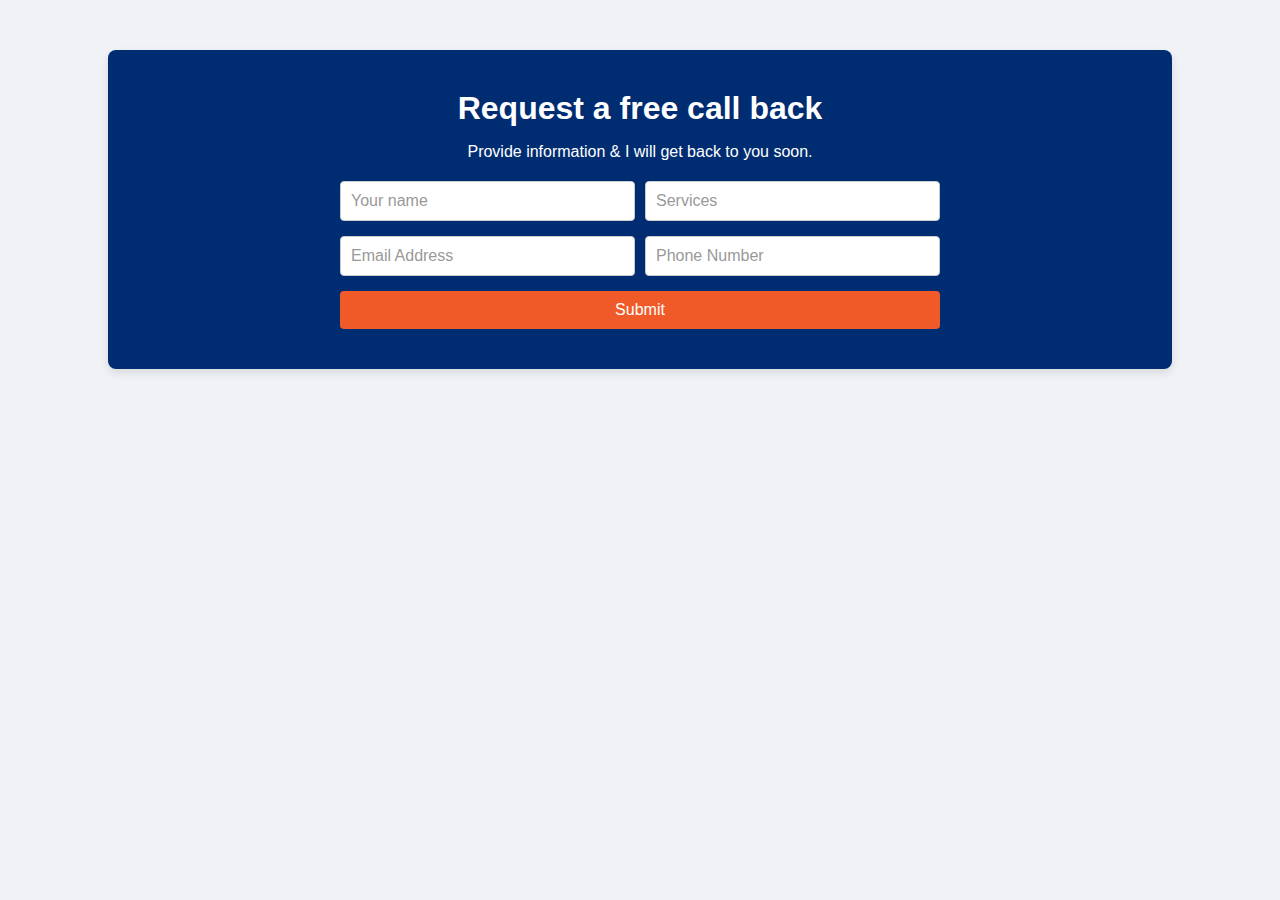
<file: index.htm>
<!-- contact.html -->
<!DOCTYPE html>
<html lang="en">
<head>
    <meta charset="UTF-8">
    <meta http-equiv="X-UA-Compatible" content="IE=edge">
    <meta name="viewport" content="width=device-width, initial-scale=1.0">
    <title>Contact Us</title>
    <link rel="stylesheet" href="style.css">
</head>
<body>
    <div class="contact-section">
        <div class="contact-content">
            <div class="contact-header">
                <h2>Request a free call back</h2>
                <p>Provide information & I will get back to you soon.</p>
            </div>
            <div class="form-container">
                <form action="#" method="post">
                    <div class="form-row">
                        <input type="text" id="name" name="name" placeholder="Your name" required>
                        <input type="text" id="service" name="service" placeholder="Services" required>
                    </div>
                    <div class="form-row">
                        <input type="email" id="email" name="email" placeholder="Email Address" required>
                        <input type="tel" id="phone" name="phone" placeholder="Phone Number" required>
                    </div>
                    <button type="submit">Submit</button>
                </form>
            </div>
        </div>
    </div>
</body>
</html>
</file>
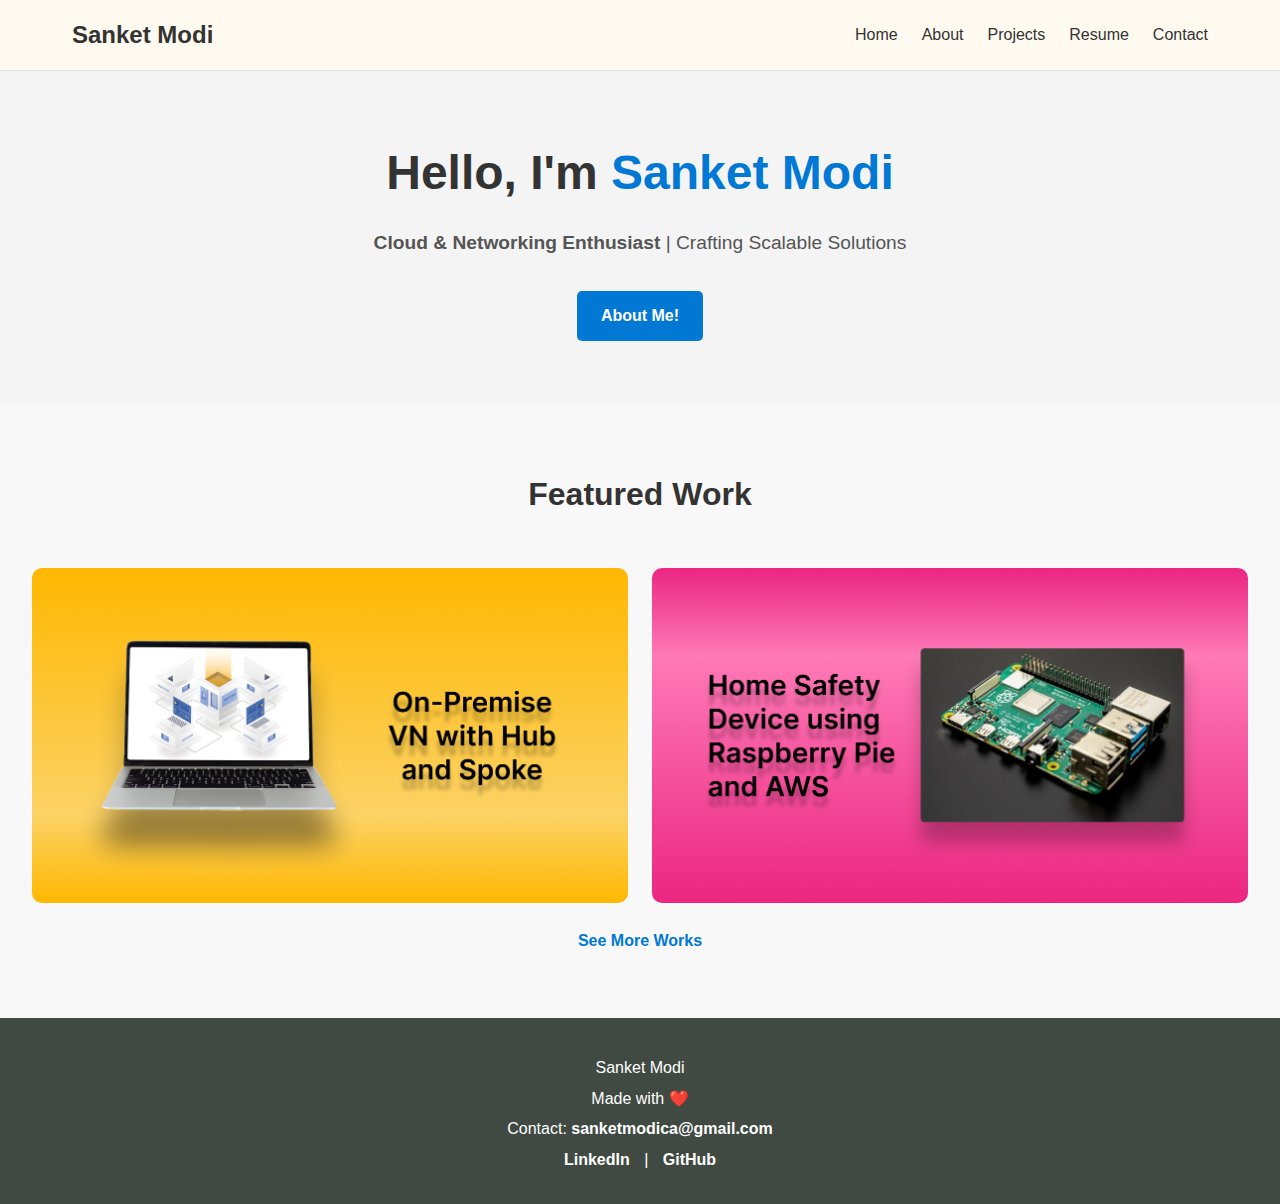
<file: index.html>
<!DOCTYPE html>
<html lang="en">
<head>
    <meta charset="UTF-8">
    <meta name="viewport" content="width=device-width, initial-scale=1.0">
    <title>Sanket Modi| Portfolio</title>
    <link rel="stylesheet" href="style1.css">
</head>
<body>
    
    <!-- navbar.html -->
<header>
    <nav>
        <div class="logo">Sanket Modi</div>
        <ul class="nav-links">
            <li><a href="index.html">Home</a></li>
            <li><a href="about.html">About</a></li>
            <li><a href="projects.html">Projects</a></li>
            <li><a href="resume.html">Resume</a></li>
            <li><a href="contact.html">Contact</a></li>
        </ul>
    </nav>
</header>


    <!-- Hero Section -->
    <section class="hero">
        <div class="hero-content">
            <h1>Hello, I'm <span>Sanket Modi</span></h1>
            <p><strong>Cloud & Networking Enthusiast </strong> | Crafting Scalable Solutions </p>
            <a href="about.html" class="btn">About Me!</a>
        </div>
    </section>

    <section class="featured-work">
        <h2>Featured Work</h2>
        <div class="work-mockups">
            <a href="projects.html">
                <div class="work-container">
                    <img src="Laptop1.png" alt="Work Image" class="work-image work-image1">
                    <img src="Laptop2.png" alt="Work Image" class="work-image work-image2">
                </div>
            </a><br>
            <a href="projects.html" class="btn-secondary">See More Works</a>
        </div>
    </section>
    


    <!-- Footer -->
    <footer class="footer">
        <div class="footer-content">
            <p>Sanket Modi</p>
            <p>Made with ❤️</p>
            <p>Contact: <a href="mailto:sanketmodica@gmail.com">sanketmodica@gmail.com</a></p>
            <div class="social-links">
                <a href="https://www.linkedin.com/in/sanketmodi2001" target="_blank">LinkedIn</a> | 
                <a href="https://github.com/sanketmodi6801" target="_blank">GitHub</a>
            </div>
        </div>
    </footer>

</body>
</html>
</file>
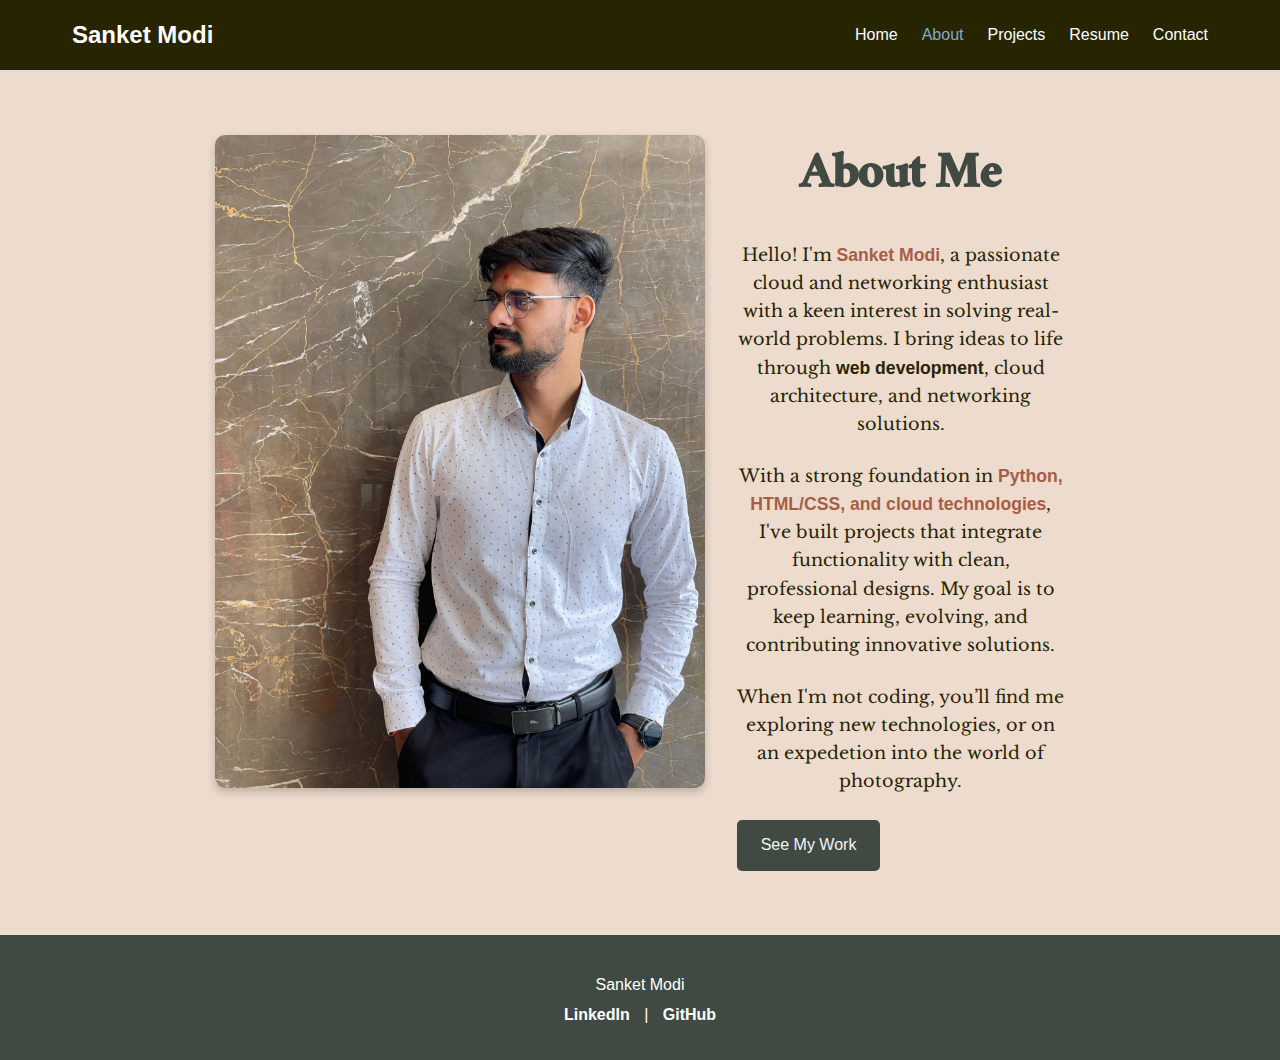
<file: about.html>
<!DOCTYPE html>
<html lang="en">
<head>
    <meta charset="UTF-8">
    <meta name="viewport" content="width=device-width, initial-scale=1.0">
    <title>About Me</title>
    <link href="https://fonts.googleapis.com/css2?family=Libre+Baskerville:wght@400;700&display=swap" rel="stylesheet">
    <link href="https://fonts.googleapis.com/css2?family=Ramaraja&display=swap" rel="stylesheet">


    <link rel="stylesheet" href="style_about.css">
</head>
<body>
    <!-- Navigation Bar -->
    <header>
        <nav class="navbar">
            <div class="logo">Sanket Modi</div>
            <ul class="nav-links">
                <li><a href="index.html">Home</a></li>
                <li><a href="about.html" class="active">About</a></li>
                <li><a href="projects.html">Projects</a></li>
                <li><a href="resume.html">Resume</a></li>
                <li><a href="contact.html">Contact</a></li>
            </ul>
        </nav>
    </header>

    <!-- About Section -->
    <section class="about-me">
        <div class="about-container">
            <div class="about-image">
                <img src="photo2.jpeg" alt="My Photo">
            </div>
            <div class="about-text">
                <h1>About Me</h1>
                <p>Hello! I'm <span class="highlight">Sanket Modi</span>, a passionate cloud and networking enthusiast with a keen interest in solving real-world problems. I bring ideas to life through <strong>web development</strong>, cloud architecture, and networking solutions.</p>

                <p>With a strong foundation in <span class="highlight">Python, HTML/CSS, and cloud technologies</span>, I've built projects that integrate functionality with clean, professional designs. My goal is to keep learning, evolving, and contributing innovative solutions.</p>
                
                <p>When I'm not coding, you’ll find me exploring new technologies, or on an expedetion into the world of photography.</p>

                <a href="projects.html" class="btn">See My Work</a>
            </div>
        </div>
    </section>

    <!-- Footer -->
    <footer class="footer">
        <div class="footer-content">
            <p>Sanket Modi</p>
            <div class="social-links">
                <a href="https://www.linkedin.com/in/sanketmodi2001" target="_blank">LinkedIn</a> | 
                <a href="https://github.com/sanketmodi6801" target="_blank">GitHub</a>
            </div>
        </div>
    </footer>
</body>
</html>
</file>
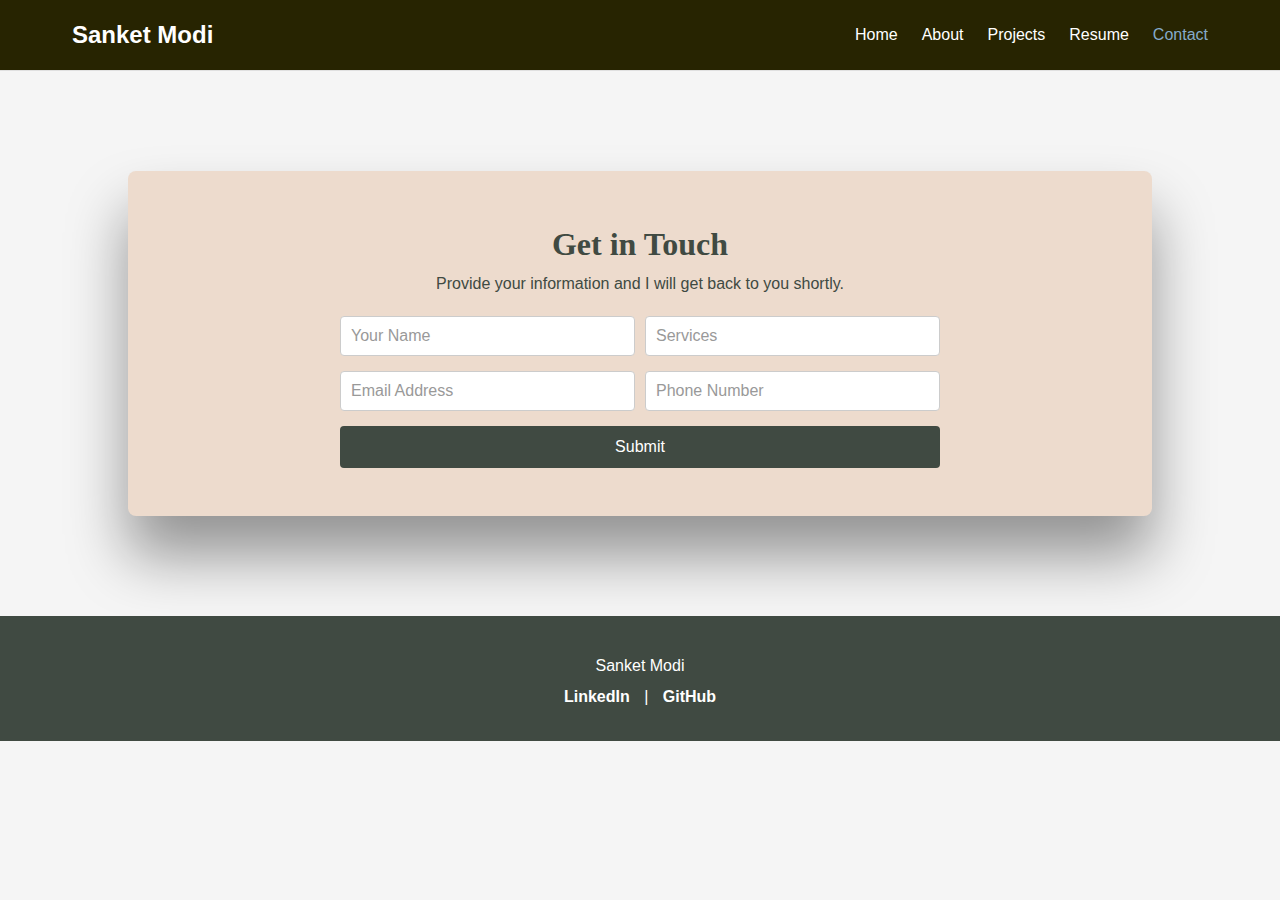
<file: contact.html>
<!DOCTYPE html>
<html lang="en">
<head>
    <meta charset="UTF-8">
    <meta name="viewport" content="width=device-width, initial-scale=1.0">
    <title>Portfolio | Home</title>
    <link rel="stylesheet" href="style_contact.css">
</head>
<body>
    <!-- Navbar -->
    <header>
        <nav class="navbar">
            <div class="logo">Sanket Modi</div>
            <ul class="nav-links">
                <li><a href="index.html">Home</a></li>
                <li><a href="about.html" >About</a></li>
                <li><a href="projects.html">Projects</a></li>
                <li><a href="resume.html" >Resume</a></li>
                <li><a href="contact.html" class="active">Contact</a></li>
            </ul>
        </nav>
    </header>

        <!-- contact.html -->
<section class="contact-section">
    <div class="contact-content">
        <div class="contact-header">
            <h2>Get in Touch</h2>
            <p>Provide your information and I will get back to you shortly.</p>
        </div>
        <div class="form-container">
            <form action="#" method="post">
                <div class="form-row">
                    <input type="text" id="name" name="name" placeholder="Your Name" required>
                    <input type="text" id="service" name="service" placeholder="Services" required>
                </div>
                <div class="form-row">
                    <input type="email" id="email" name="email" placeholder="Email Address" required>
                    <input type="tel" id="phone" name="phone" placeholder="Phone Number" required>
                </div>
                <button type="submit">Submit</button>
            </form>
        </div>
    </div>
</section>

<footer class="footer">
    <div class="footer-content">
        <p>Sanket Modi</p>
        <div class="social-links">
            <a href="https://www.linkedin.com/in/sanketmodi2001" target="_blank">LinkedIn</a> | 
            <a href="https://github.com/sanketmodi6801" target="_blank">GitHub</a>
        </div>
    </div>
</footer>

</body>
</html>
</file>
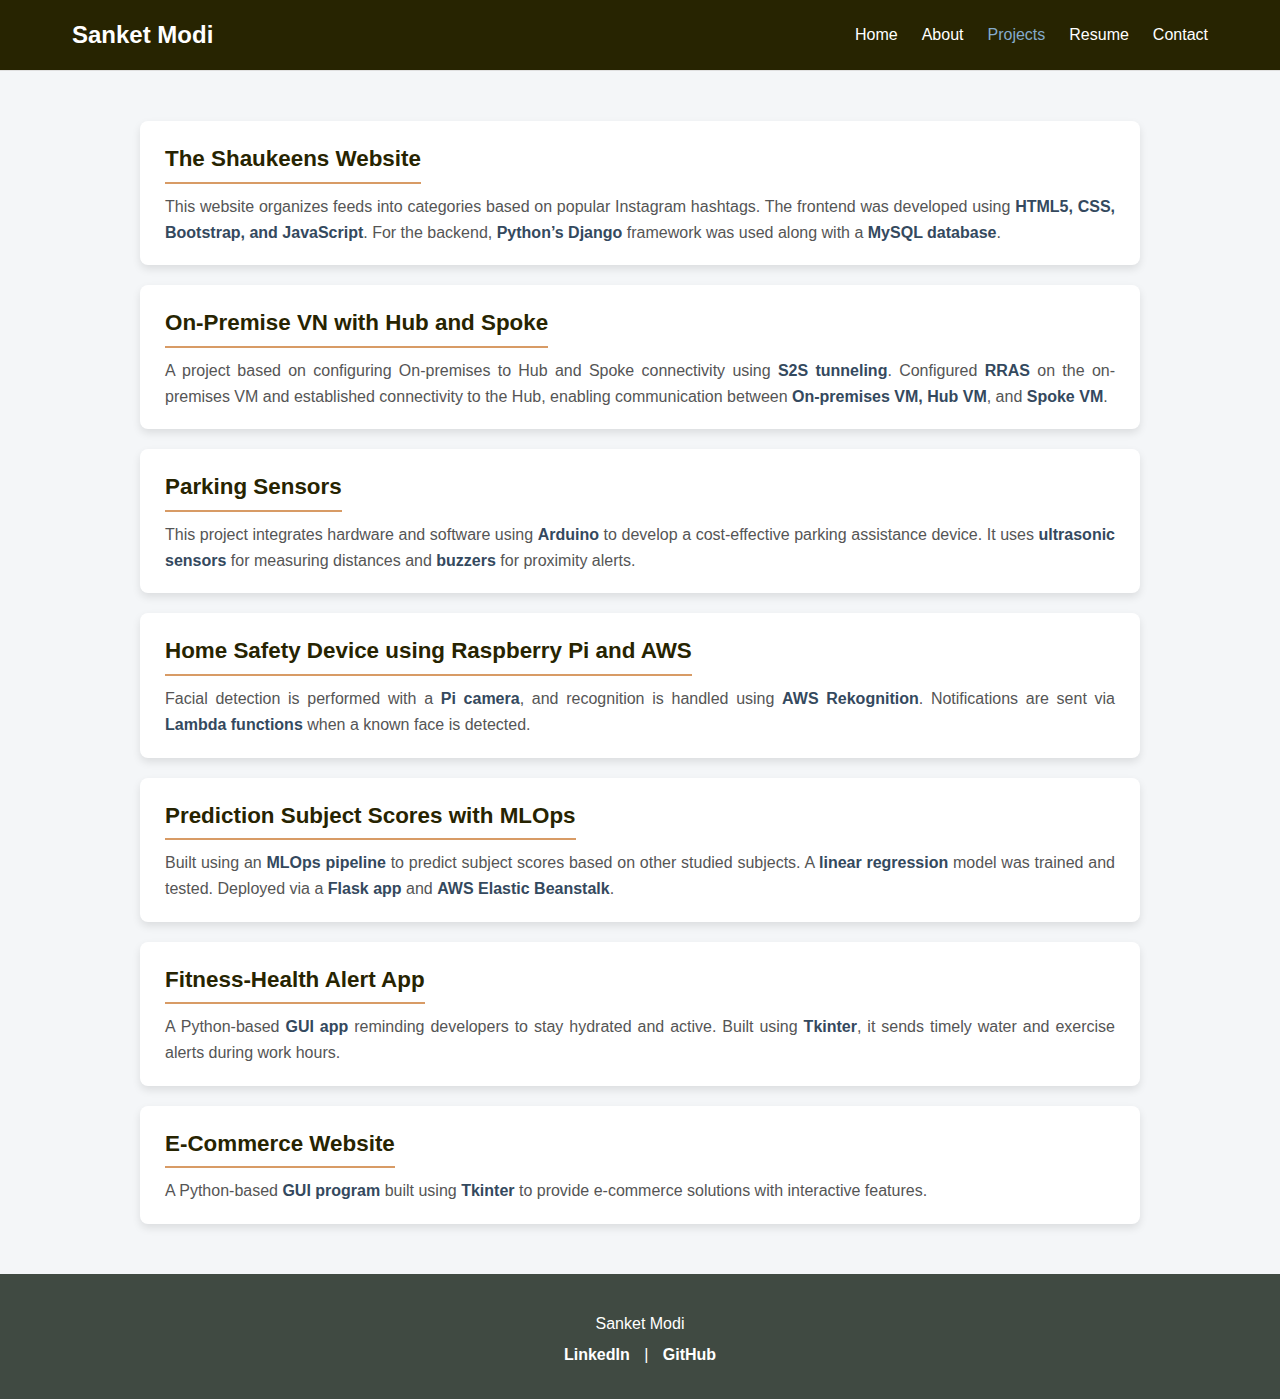
<file: projects.html>
<!DOCTYPE html>
<html lang="en">
<head>
    <meta charset="UTF-8">
    <meta name="viewport" content="width=device-width, initial-scale=1.0">
    <title>Projects Timeline</title>
    <link rel="stylesheet" href="style2.css">
</head>
<body>
    
    <!-- Navbar section -->
    <header>
        <nav class="navbar">
            <div class="logo">Sanket Modi</div>
            <ul class="nav-links">
                <li><a href="index.html">Home</a></li>
                <li><a href="about.html">About</a></li>
                <li><a href="projects.html" class="active">Projects</a></li>
                <li><a href="resume.html">Resume</a></li>
                <li><a href="contact.html">Contact</a></li>
            </ul>
        </nav>
    </header>

    <section class="timeline">
        <div class="project-card">
            <h3>The Shaukeens Website</h3>
            <p>This website organizes feeds into categories based on popular Instagram hashtags. The frontend was developed using <b>HTML5, CSS, Bootstrap, and JavaScript</b>. For the backend, <b>Python’s Django</b> framework was used along with a <b>MySQL database</b>.</p>
        </div>

        <div class="project-card">
            <h3>On-Premise VN with Hub and Spoke</h3>
            <p>A project based on configuring On-premises to Hub and Spoke connectivity using <b>S2S tunneling</b>. Configured <b>RRAS</b> on the on-premises VM and established connectivity to the Hub, enabling communication between <b>On-premises VM, Hub VM</b>, and <b>Spoke VM</b>.</p>
        </div>

        <div class="project-card">
            <h3>Parking Sensors</h3>
            <p>This project integrates hardware and software using <b>Arduino</b> to develop a cost-effective parking assistance device. It uses <b>ultrasonic sensors</b> for measuring distances and <b>buzzers</b> for proximity alerts.</p>
        </div>

        <div class="project-card">
            <h3>Home Safety Device using Raspberry Pi and AWS</h3>
            <p>Facial detection is performed with a <b>Pi camera</b>, and recognition is handled using <b>AWS Rekognition</b>. Notifications are sent via <b>Lambda functions</b> when a known face is detected.</p>
        </div>

        <div class="project-card">
            <h3>Prediction Subject Scores with MLOps</h3>
            <p>Built using an <b>MLOps pipeline</b> to predict subject scores based on other studied subjects. A <b>linear regression</b> model was trained and tested. Deployed via a <b>Flask app</b> and <b>AWS Elastic Beanstalk</b>.</p>
        </div>

        <div class="project-card">
            <h3>Fitness-Health Alert App</h3>
            <p>A Python-based <b>GUI app</b> reminding developers to stay hydrated and active. Built using <b>Tkinter</b>, it sends timely water and exercise alerts during work hours.</p>
        </div>

        <div class="project-card">
            <h3>E-Commerce Website</h3>
            <p>A Python-based <b>GUI program</b> built using <b>Tkinter</b> to provide e-commerce solutions with interactive features.</p>
        </div>
    </section>

    <footer class="footer">
        <div class="footer-content">
            <p>Sanket Modi</p>
            <div class="social-links">
                <a href="https://www.linkedin.com/in/sanketmodi2001" target="_blank">LinkedIn</a> | 
                <a href="https://github.com/sanketmodi6801" target="_blank">GitHub</a>
            </div>
        </div>
    </footer>
</body>
</html>
</file>
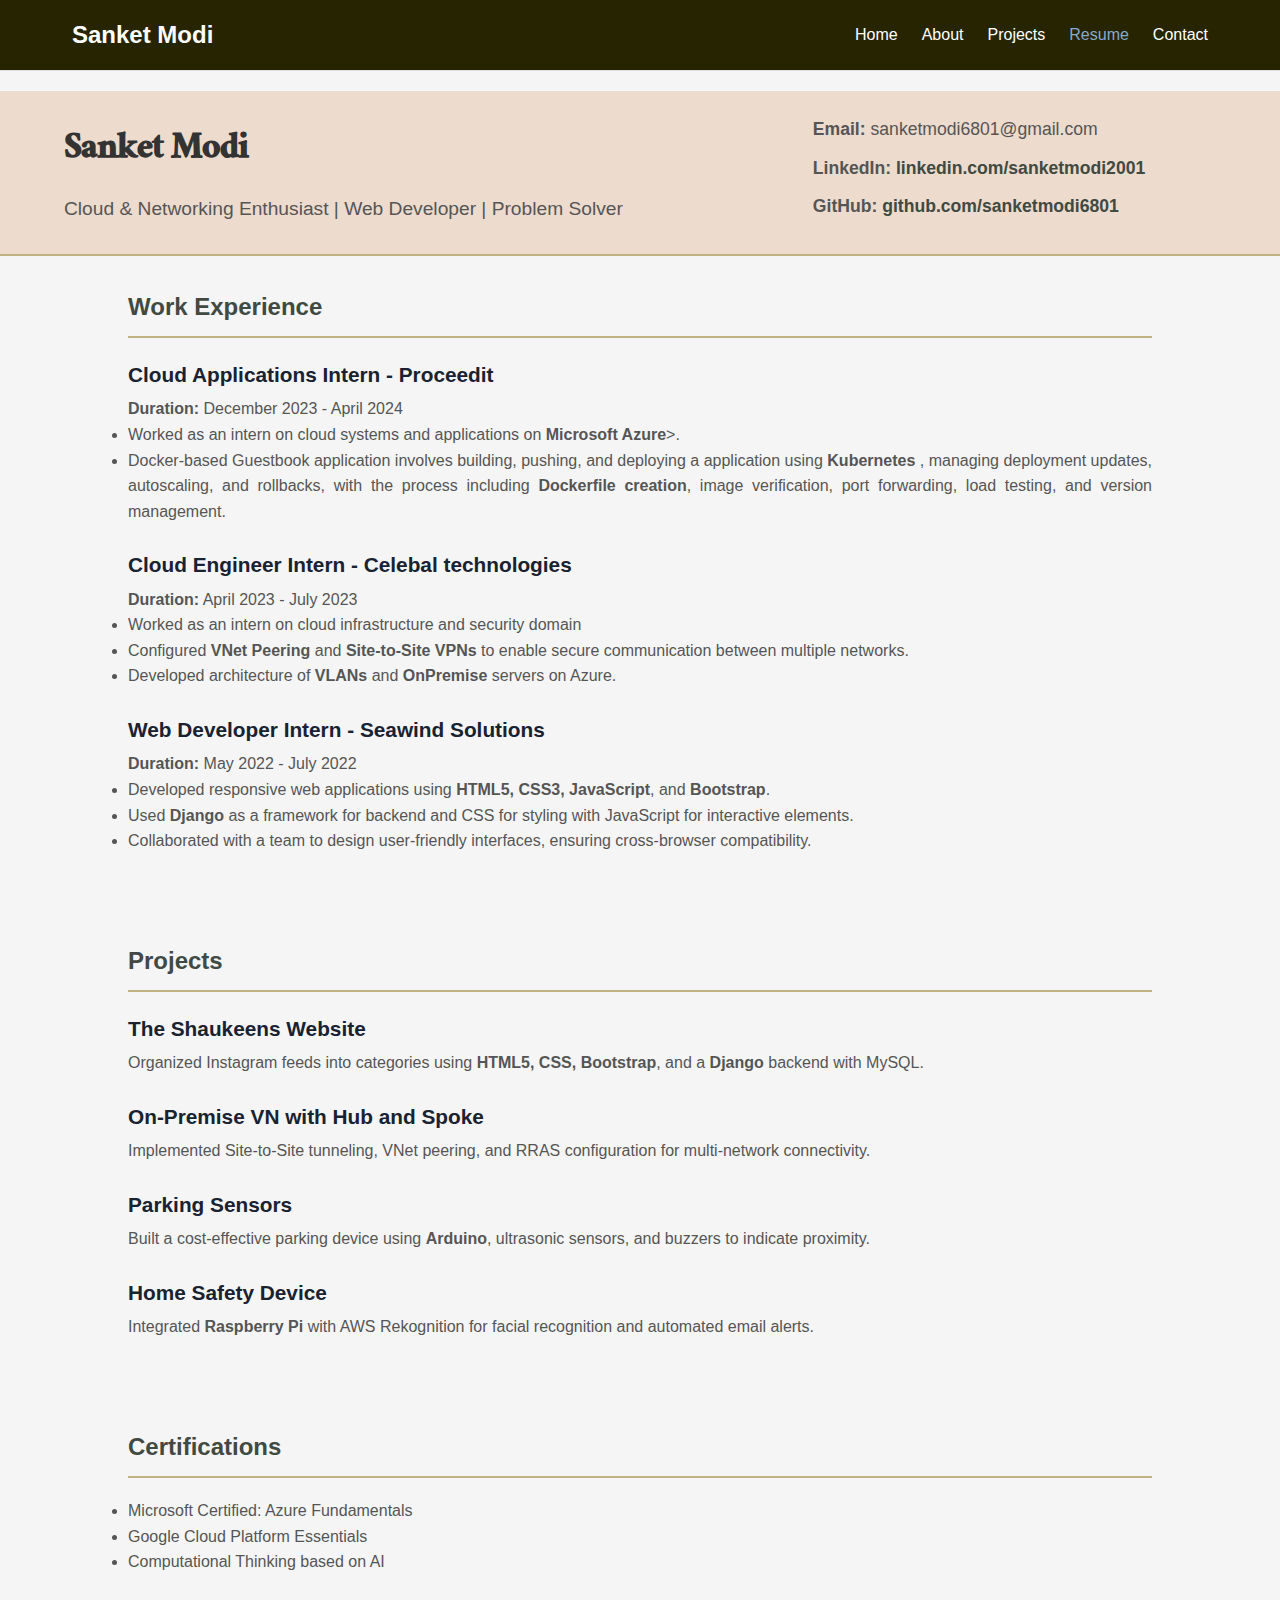
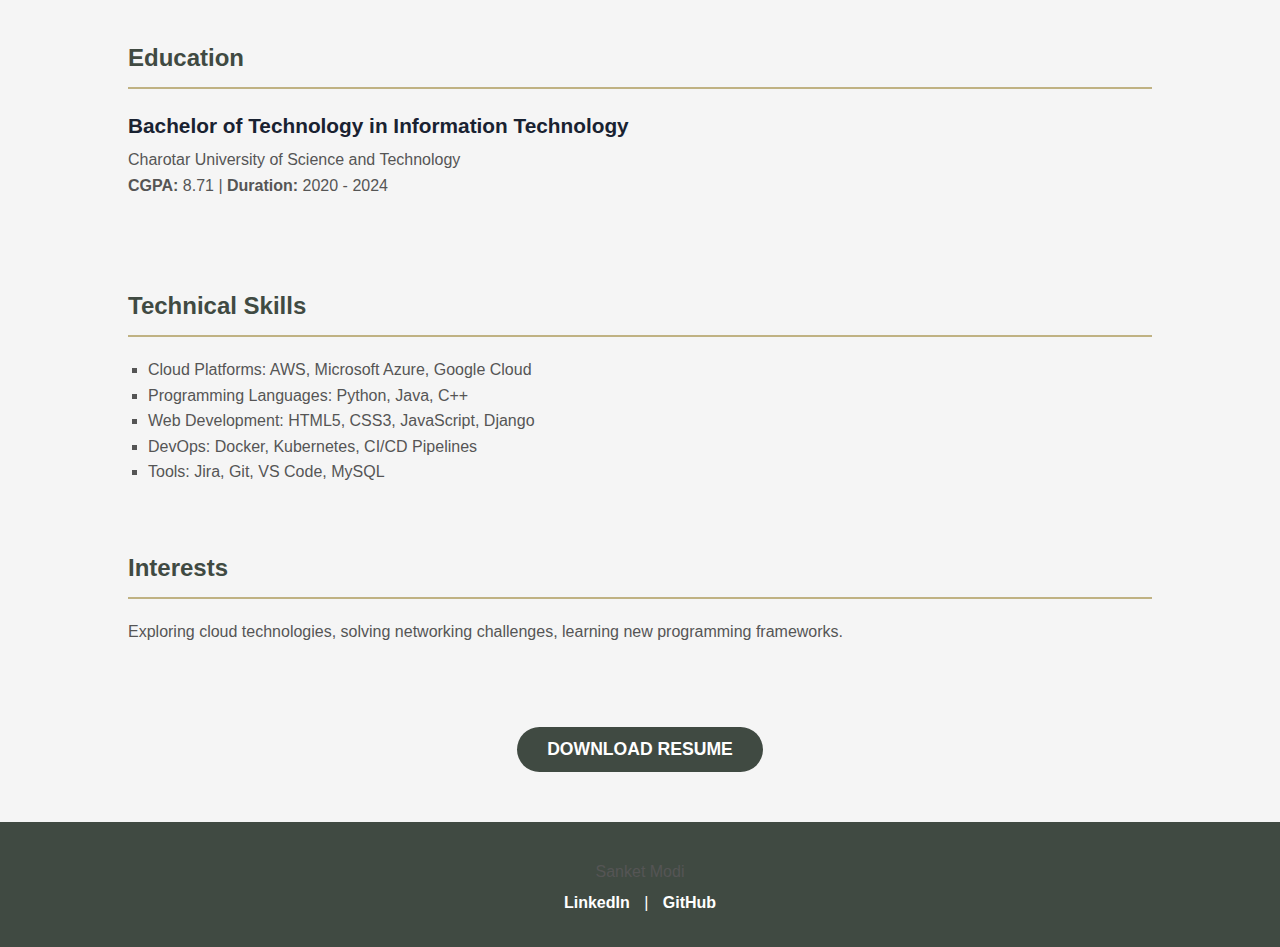
<file: resume.html>
<!DOCTYPE html>
<html lang="en">
<head>
    <meta charset="UTF-8">
    <meta name="viewport" content="width=device-width, initial-scale=1.0">
    <title>Sanket Modi - Resume</title>
    <link href="https://fonts.googleapis.com/css2?family=Ramaraja&family=Roboto:wght@300;400;700&display=swap" rel="stylesheet">
    <link rel="stylesheet" href="style_resume.css">
</head>
<body>
    <header>
        <nav class="navbar">
            <div class="logo">Sanket Modi</div>
            <ul class="nav-links">
                <li><a href="index.html">Home</a></li>
                <li><a href="about.html" >About</a></li>
                <li><a href="projects.html">Projects</a></li>
                <li><a href="resume.html" class="active">Resume</a></li>
                <li><a href="contact.html">Contact</a></li>
            </ul>
        </nav>
    </header>

    <section class="header-contact">
        <div class="header-content">
            <h1>Sanket Modi</h1>
            <p>Cloud & Networking Enthusiast | Web Developer | Problem Solver</p>
        </div>
        <div class="contact-info">
            <p><strong>Email:</strong> sanketmodi6801@gmail.com</p>
            <p><strong>LinkedIn:</strong> <a href="https://www.linkedin.com/in/sanketmodi2001" target="_blank">linkedin.com/sanketmodi2001</a></p>
            <p><strong>GitHub:</strong> <a href="https://github.com/sanketmodi6801" target="_blank">github.com/sanketmodi6801</a></p>
        </div>
    </section>
    
    
    
    

    <!-- Work Experience -->
    <section class="section">
        <h2>Work Experience</h2>
        <div class="experience">
            <h3>Cloud Applications Intern - Proceedit</h3>
            <p><strong>Duration:</strong> December 2023 - April 2024</p>
            <ul>
                <li>Worked as an intern on cloud systems and applications on <strong>Microsoft Azure</strong>>.</li>
                <li>Docker-based Guestbook application involves building, pushing, and deploying a
                    application using <strong>Kubernetes</strong> , managing deployment updates, autoscaling, and
                    rollbacks, with the process including <strong>Dockerfile creation</strong>, image verification, port
                    forwarding, load testing, and version management.</li>
            </ul>
        </div>
        
        <div class="experience">
            <h3>Cloud Engineer Intern - Celebal technologies</h3>
            <p><strong>Duration:</strong> April 2023 - July 2023</p>
            <ul>
                <li>Worked as an intern on cloud infrastructure and security domain</li>
                <li>Configured <strong>VNet Peering</strong> and <strong>Site-to-Site VPNs</strong> to enable secure communication between multiple networks.</li>
                <li>Developed architecture of <strong>VLANs</strong> and <strong>OnPremise </strong> servers on Azure.</li>
            </ul>
        </div>
        <div class="experience">
            <h3>Web Developer Intern - Seawind Solutions</h3>
            <p><strong>Duration:</strong> May 2022 - July 2022</p>
            <ul>
                <li>Developed responsive web applications using <strong>HTML5, CSS3, JavaScript</strong>, and <strong>Bootstrap</strong>.</li>
                <li>Used <strong>Django</strong> as a framework for backend and CSS for styling with JavaScript for
                    interactive elements.</li>
                <li>Collaborated with a team to design user-friendly interfaces, ensuring cross-browser compatibility.</li>
            </ul>
        </div>
    </section>

    <!-- Projects -->
    <section class="section">
        <h2>Projects</h2>
        <div class="project">
            <h3>The Shaukeens Website</h3>
            <p>Organized Instagram feeds into categories using <strong>HTML5, CSS, Bootstrap</strong>, and a <strong>Django</strong> backend with MySQL.</p>
        </div>
        <div class="project">
            <h3>On-Premise VN with Hub and Spoke</h3>
            <p>Implemented Site-to-Site tunneling, VNet peering, and RRAS configuration for multi-network connectivity.</p>
        </div>
        <div class="project">
            <h3>Parking Sensors</h3>
            <p>Built a cost-effective parking device using <strong>Arduino</strong>, ultrasonic sensors, and buzzers to indicate proximity.</p>
        </div>
        <div class="project">
            <h3>Home Safety Device</h3>
            <p>Integrated <strong>Raspberry Pi</strong> with AWS Rekognition for facial recognition and automated email alerts.</p>
        </div>
    </section>

    <!-- Certifications -->
    <section class="section">
        <h2>Certifications</h2>
        <ul>
            <li>Microsoft Certified: Azure Fundamentals</li>
            <li>Google Cloud Platform Essentials</li>
            <li>Computational Thinking based on AI</li>
        </ul>
    </section>

    <!-- Education -->
    <section class="section">
        <h2>Education</h2>
        <div class="education">
            <h3>Bachelor of Technology in Information Technology</h3>
            <p>Charotar University of Science and Technology</p>
            <p><strong>CGPA:</strong> 8.71 | <strong>Duration:</strong> 2020 - 2024</p>
        </div>
    </section>

    <!-- Skills -->
    <section class="section">
        <h2>Technical Skills</h2>
        <ul class="skills">
            <li>Cloud Platforms: AWS, Microsoft Azure, Google Cloud</li>
            <li>Programming Languages: Python, Java, C++</li>
            <li>Web Development: HTML5, CSS3, JavaScript, Django</li>
            <li>DevOps: Docker, Kubernetes, CI/CD Pipelines</li>
            <li>Tools: Jira, Git, VS Code, MySQL</li>
        </ul>
    </section>

    <!-- Interests -->
    <section class="section">
        <h2>Interests</h2>
        <p>Exploring cloud technologies, solving networking challenges, learning new programming frameworks.</p>
    </section>

    <!-- resume button -->
    <section class="download-section">
        <a href="Sanket Resume.pdf" download="Sanket_Modi_Resume.pdf">
            <button class="download-btn">Download Resume</button>
        </a>
    </section>
    
    

    <!-- Footer -->
    <footer class="footer">
        <div class="footer-content">
            <p>Sanket Modi</p>
            <div class="social-links">
                <a href="https://www.linkedin.com/in/sanketmodi2001" target="_blank">LinkedIn</a> | 
                <a href="https://github.com/sanketmodi6801" target="_blank">GitHub</a>
            </div>
        </div>
    </footer>
</body>
</html>
</file>
<file: style.css>
/* styles.css */
body {
    font-family: Arial, sans-serif;
    margin: 0;
    padding: 0;
    background-color: #f0f2f5;
}

.contact-section {
    background-color: #002d72;
    color: white;
    padding: 40px 20px;
    border-radius: 8px;
    width: 80%;
    margin: 50px auto;
    box-shadow: 0 4px 10px rgba(0, 0, 0, 0.1);
}

.contact-header {
    text-align: center;
    margin-bottom: 20px;
}

h2 {
    margin: 0;
    font-size: 2rem;
}

p {
    font-size: 1rem;
}

.form-container {
    display: flex;
    flex-direction: column;
    align-items: center;
}

form {
    width: 100%;
    max-width: 600px;
}

.form-row {
    display: flex;
    justify-content: space-between;
    gap: 10px;
    margin-bottom: 15px;
}

input {
    width: 100%;
    padding: 10px;
    border: 1px solid #ccc;
    border-radius: 4px;
    font-size: 1rem;
}

input::placeholder {
    color: #999;
}

button {
    width: 100%;
    padding: 10px;
    background-color: #f05a28;
    color: white;
    border: none;
    border-radius: 4px;
    font-size: 1rem;
    cursor: pointer;
    transition: background-color 0.3s;
}

button:hover {
    background-color: #d04b21;
}
</file>
<file: style1.css>
/* General Reset */
* {
    margin: 0;
    padding: 0;
    box-sizing: border-box;
    font-family: 'Arial', sans-serif;
    scroll-behavior: smooth;
}

body {
    background-color: #f8f8f8;
    color: #333;
    line-height: 1.6;
}

/* Header and Navigation */
header {
    background-color: floralwhite;
    border-bottom: 1px solid #e0e0e0;
    position: sticky;
    top: 0;
    z-index: 1000;
}

nav {
    display: flex;
    justify-content: space-between;
    align-items: center;
    padding: 1rem 2rem;
    max-width: 1200px;
    margin: 0 auto;
}

.logo {
    font-size: 1.5rem;
    font-weight: bold;
    color: #333;
}

.nav-links {
    list-style: none;
    display: flex;
    gap: 1.5rem;
}

.nav-links a {
    text-decoration: none;
    color: #333;
    font-weight: 500;
    transition: color 0.3s;
}

.nav-links a:hover,
.nav-links .active {
    color: #0078d4;
}

/* Hero Section */
.hero {
    background-color: #f4f4f4;
    padding: 4rem 2rem;
    text-align: center;
}

.hero-content h1 {
    font-size: 3rem;
    margin-bottom: 1rem;
}

.hero-content h1 span {
    color: #0078d4;
}

.hero-content p {
    font-size: 1.2rem;
    margin-bottom: 2rem;
    color: #555;
}

.btn {
    display: inline-block;
    padding: 0.75rem 1.5rem;
    background-color: #0078d4;
    color: #fff;
    text-decoration: none;
    font-weight: bold;
    border-radius: 5px;
    transition: background 0.3s;
}

.btn:hover {
    background-color: #005ea6;
}

.btn-secondary {
    display: inline-block;
    color: #0078d4;
    text-decoration: none;
    font-weight: bold;
    transition: color 0.3s;
}

.btn-secondary:hover {
    color: #005ea6;
}

.footer {
    background-color: #404a42;
    color: white;
    text-align: center;
    padding: 2rem 0;
    font-family: 'Arial', sans-serif;
}

.footer-content p {
    margin: 5px 0;
}

.social-links a {
    color: #85abcb;
    text-decoration: none;
    font-weight: bold;
    margin: 0 10px;
}

.social-links a:hover {
    color: #f05a28;
}

.footer a {
    color: white;
    text-decoration: none;
    font-weight: bold;
}

.footer a:hover {
    color: #f05a28;
}


/* Featured Work Section */
.featured-work {
    padding: 4rem 2rem;
    text-align: center;
}

.featured-work h2 {
    font-size: 2rem;
    margin-bottom: 3rem;
}

.work-mockups .work-image {
    width: 49%; /* Ensures images are side by side */
    height: auto;
    object-fit: cover;
    border-radius: 10px; /* Adds rounded borders */
    transition: transform 0.3s ease, box-shadow 0.3s ease;
}

.work-container {
    display: flex;
    justify-content: space-between; /* Ensures the images are side by side */
}

.work-image1:hover {
    transform: scale(1.05); /* Slight zoom on hover */
    box-shadow: 0px 10px 20px rgba(0, 0, 0, 0.3); /* Adds shadow */
}

.work-image2:hover {
    transform: scale(1.05); /* Slight zoom on hover */
    box-shadow: 0px 10px 20px rgba(0, 0, 0, 0.3); /* Adds shadow */
}

.btn-secondary {
    display: inline-block;
    color: #0078d4;
    text-decoration: none;
    font-weight: bold;
    transition: color 0.3s;
}

.btn-secondary:hover {
    color: #005ea6;
}
</file>
<file: style_about.css>
/* General Reset */
* {
    margin: 0;
    padding: 0;
    box-sizing: border-box;
    font-family: 'Arial', sans-serif;
    scroll-behavior: smooth;
}

body {
    background-color: #F5F5F5;
    color: #333;
    line-height: 1.6;
}


header {
    background-color: #272401;
    border-bottom: 1px solid #e0e0e0;
    position: sticky;
    top: 0;
    z-index: 1000;
}

nav {
    display: flex;
    justify-content: space-between;
    align-items: center;
    padding: 1rem 2rem;
    max-width: 1200px;
    margin: 0 auto;
    color: floralwhite;
}

.logo {
    font-size: 1.5rem;
    font-weight: bold;
    color: #ffffff;
}

.nav-links {
    list-style: none;
    display: flex;
    gap: 1.5rem;
}

.nav-links a {
    text-decoration: none;
    color: #ffffff;
    font-weight: 500;
    transition: color 0.3s;
}

.nav-links a:hover,
.nav-links .active {
    color: #85abcb;
}


/* About Section */
.about-me {
    padding: 4rem 4rem;
    background-color: #eddbcd;
}

.about-container {
    display: flex;
    max-width: 850px;
    margin: 0 auto   ;
    align-items: left;
    gap: 2rem;
}

.about-image img {
    max-width: 100%;
    border-radius: 10px;
    box-shadow: 0px 4px 8px rgba(0, 0, 0, 0.2);
}

.about-text h1 {
    font-size: 3.5rem;
    color: #404a42;
    margin-bottom: 1rem;
    margin-left: 0;
    font-family: 'Ramaraja', serif;
    text-align: center;
}

.about-text p {
    font-size: 1.1rem;
    line-height: 1.6;
    margin-bottom: 1.5rem;
    color: #272401;
    text-align: center;
    font-family: 'Libre Baskerville', serif;
}

.about-text .highlight {
    color: #a65e46;
    font-weight: bold;
}

.btn {
    display: inline-block;
    padding: 0.8rem 1.5rem;
    background-color: #404a42;
    color: #f4f4f4;
    text-decoration: none;
    border-radius: 5px;
    transition: background-color 0.3s;
}

.btn:hover {
    background-color: #272401;
}

/* Footer */
.footer {
    background-color: #404a42;
    color: white;
    text-align: center;
    padding: 2rem 0;
    font-family: 'Arial', sans-serif;
}

.footer-content p {
    margin: 5px 0;
}

.social-links a {
    color: #85abcb;
    text-decoration: none;
    font-weight: bold;
    margin: 0 10px;
}

.social-links a:hover {
    color: #f05a28;
}

.footer a {
    color: white;
    text-decoration: none;
    font-weight: bold;
}

.footer a:hover {
    color: #f05a28;
}
</file>
<file: style_contact.css>
/* General Reset */
* {
    margin: 0;
    padding: 0;
    box-sizing: border-box;
    font-family: 'Arial', sans-serif;
    scroll-behavior: smooth;
  }
  
  body {
    background-color: #F5F5F5;
    color: #333;
    line-height: 1.6;
    margin: 0; 
    padding: 0;
    }
    

  header {
    background-color: #272401;
    border-bottom: 1px solid #e0e0e0;
    position: sticky;
    top: 0;
    z-index: 1000;
    margin: 0;
  }
  
  nav {
    display: flex;
    justify-content: space-between;
    align-items: center;
    padding: 1rem 2rem;
    max-width: 1200px;
    margin: 0 auto;
    color: floralwhite;
  }
  
  .logo {
    font-size: 1.5rem;
    font-weight: bold;
    color: #ffffff;
  }
  
  .nav-links {
    list-style: none;
    display: flex;
    gap: 1.5rem;
  }
  
  .nav-links a {
    text-decoration: none;
    color: #ffffff;
    font-weight: 500;
    transition: color 0.3s;
  }
  
  .nav-links a:hover,
  .nav-links .active {
    color: #85abcb;
  }
  


/* Contact Section */
.contact-section {
    background-color: #eddbcd; 
    color: #192231; 
    padding: 3rem 5%;
    border-radius: 8px;
    width: 80%;
    margin: 100px auto;
    box-shadow: 0 40px 60px rgba(0, 0, 0, 0.4); 
}



.contact-header {
    text-align: center;
    margin-bottom: 20px;
}

.contact-header h2 {
    font-size: 2rem;
    font-family: 'Ramaraja', serif;
    color: #404a42; /* Elegant dark color */
}

.contact-header p {
    font-size: 1rem;
    color: #404a42;
}

.form-container {
    display: flex;
    flex-direction: column;
    align-items: center;
}

form {
    width: 100%;
    max-width: 600px;
}

.form-row {
    display: flex;
    justify-content: space-between;
    gap: 10px;
    margin-bottom: 15px;
}

input {
    width: 100%;
    padding: 10px;
    border: 1px solid #ccc;
    border-radius: 4px;
    font-size: 1rem;
}

input::placeholder {
    color: #999;
}

button {
    width: 100%;
    padding: 12px 20px;
    background-color: #404a42;
    color: #fff;
    border: none;
    border-radius: 4px;
    font-size: 1rem;
    cursor: pointer;
    transition: background-color 0.3s;
}

button:hover {
    background-color: #192231;
}

button:active {
    background-color: #85abcb;
}

.footer {
    background-color: #404a42;
    color: white;
    text-align: center;
    padding: 2rem 0;
    font-family: 'Arial', sans-serif;
}

.footer-content p {
    margin: 5px 0;
}

.social-links a {
    color: #85abcb;
    text-decoration: none;
    font-weight: bold;
    margin: 0 10px;
}

.social-links a:hover {
    color: #f05a28;
}

.footer a {
    color: white;
    text-decoration: none;
    font-weight: bold;
}

.footer a:hover {
    color: #f05a28;
}
</file>
<file: style2.css>
/* General Reset */
* {
    margin: 0;
    padding: 0;
    box-sizing: border-box;
    font-family: 'Arial', sans-serif;
    scroll-behavior: smooth;
}

body {
    background-color: #F5F5F5;
    color: #333;
    line-height: 1.6;
}


header {
    background-color: #272401;
    border-bottom: 1px solid #e0e0e0;
    position: sticky;
    top: 0;
    z-index: 1000;
}

nav {
    display: flex;
    justify-content: space-between;
    align-items: center;
    padding: 1rem 2rem;
    max-width: 1200px;
    margin: 0 auto;
    color: floralwhite;
}

.logo {
    font-size: 1.5rem;
    font-weight: bold;
    color: #ffffff;
}

.nav-links {
    list-style: none;
    display: flex;
    gap: 1.5rem;
}

.nav-links a {
    text-decoration: none;
    color: #ffffff;
    font-weight: 500;
    transition: color 0.3s;
}

.nav-links a:hover,
.nav-links .active {
    color: #85abcb;
}


/* General Reset */
* {
    margin: 0;
    padding: 0;
    box-sizing: border-box;
}

body {
    font-family: 'Times New Roman', Times, serif;
    background-color: #f4f6f8;
    color: #333;
    line-height: 1.6;
}

.timeline {
    display: flex;
    flex-direction: column;
    align-items: center;
    gap: 20px;
    margin: 50px auto;
    max-width: 1000px;
}

.project-card {
    background: #ffffff;
    border-radius: 8px;
    box-shadow: 0 4px 8px rgba(0, 0, 0, 0.1);
    width: 100%;
    padding: 20px 25px;
    transition: all 0.3s ease;
}

.project-card:hover {
    transform: translateY(-5px);
    box-shadow: 0 6px 12px rgba(0, 0, 0, 0.15);
}

.project-card h3 {
    font-size: 1.4em;
    color: #272401;
    margin-bottom: 10px;
    border-bottom: 2px solid #d89b65;
    display: inline-block;
    padding-bottom: 5px;
}

.project-card p {
    font-size: 1em;
    color: #555;
    text-align: justify;
}

.project-card p b {
    color: #34495e;
    font-weight: 600;
}


.footer {
    background-color: #404a42;
    color: white;
    text-align: center;
    padding: 2rem 0;
    font-family: 'Arial', sans-serif;
}

.footer-content p {
    margin: 5px 0;
}

.social-links a {
    color: #85abcb;
    text-decoration: none;
    font-weight: bold;
    margin: 0 10px;
}

.social-links a:hover {
    color: #f05a28;
}

.footer a {
    color: white;
    text-decoration: none;
    font-weight: bold;
}

.footer a:hover {
    color: #f05a28;
}
</file>
<file: style_resume.css>
/* General Reset */
* {
  margin: 0;
  padding: 0;
  box-sizing: border-box;
  font-family: 'Arial', sans-serif;
  scroll-behavior: smooth;
}

body {
  background-color: #F5F5F5;
  color: #333;
  line-height: 1.6;
}


header {
  background-color: #272401;
  border-bottom: 1px solid #e0e0e0;
  position: sticky;
  top: 0;
  z-index: 1000;
}

nav {
  display: flex;
  justify-content: space-between;
  align-items: center;
  padding: 1rem 2rem;
  max-width: 1200px;
  margin: 0 auto;
  color: floralwhite;
}

.logo {
  font-size: 1.5rem;
  font-weight: bold;
  color: #ffffff;
}

.nav-links {
  list-style: none;
  display: flex;
  gap: 1.5rem;
}

.nav-links a {
  text-decoration: none;
  color: #ffffff;
  font-weight: 500;
  transition: color 0.3s;
}

.nav-links a:hover,
.nav-links .active {
  color: #85abcb;
}

/* Combined Header & Contact Section */
.header-contact {
  display: flex;
  justify-content: space-between;
  align-items: center;
  padding: 1.5rem 5%;
  background-color: #eddbcd;
  margin-top: 20px; /* Adjust margin */
  border-bottom: 2px solid #c0b283; /* Clean bottom border */
}

.header-content {
  width: 60%;
  text-align: left;
}

.header-content h1 {
  font-family: 'Ramaraja', serif;
  font-size: 2.5rem;
  margin-bottom: 10px;
}

.header-content p {
  font-size: 1.2rem;
}

.contact-info {
  width: 35%;
  text-align: left;
}

.contact-info p {
  margin-bottom: 10px;
  font-size: 1.1rem;
}

.contact-info a {
  color: #404a42;
  font-weight: bold;
  text-decoration: none;
}

/* Responsive layout for mobile screens */
@media (max-width: 768px) {
  .header-contact {
      flex-direction: column;
      text-align: center;
  }

  .header-content, .contact-info {
      width: 100%;
      margin-bottom: 15px;
  }
}


/* Sections */
.section {
  padding: 2rem 10%;
}

.section h2 {
  color: #404a42;
  border-bottom: 2px solid #c0b283;
  padding-bottom: 10px;
  margin-bottom: 20px;
}

.project, .experience, .education {
  margin-bottom: 1.5rem;
  text-align: justify;
}

h3 {
  font-size: 1.3rem;
  color: #192231;
  margin-bottom: 5px;
}

p, li {
  color: #555;
}

/* Skills */
.skills {
  list-style-type: square;
  padding-left: 20px;
}


.download-section {
  display: flex;
  justify-content: center;
  align-items: center;
  margin: 50px auto; /* Automatically adds margin around the button */
}

.download-btn {
  background-color: #404a42;
  color: #fff;
  padding: 12px 30px;
  border: none;
  border-radius: 30px;
  cursor: pointer;
  font-size: 1.1rem;
  font-weight: bold;
  text-transform: uppercase;
  transition: background-color 0.3s, transform 0.3s ease;
}

.download-btn:hover {
  background-color: #192231;
  transform: scale(1.05);
}

.download-btn:active {
  background-color: #85abcb;
}

.footer {
  background-color: #404a42;
  color: white;
  text-align: center;
  padding: 2rem 0;
  font-family: 'Arial', sans-serif;
}

.footer-content p {
  margin: 5px 0;
}

.social-links a {
  color: #85abcb;
  text-decoration: none;
  font-weight: bold;
  margin: 0 10px;
}

.social-links a:hover {
  color: #f05a28;
}

.footer a {
  color: white;
  text-decoration: none;
  font-weight: bold;
}

.footer a:hover {
  color: #f05a28;
}
</file>
